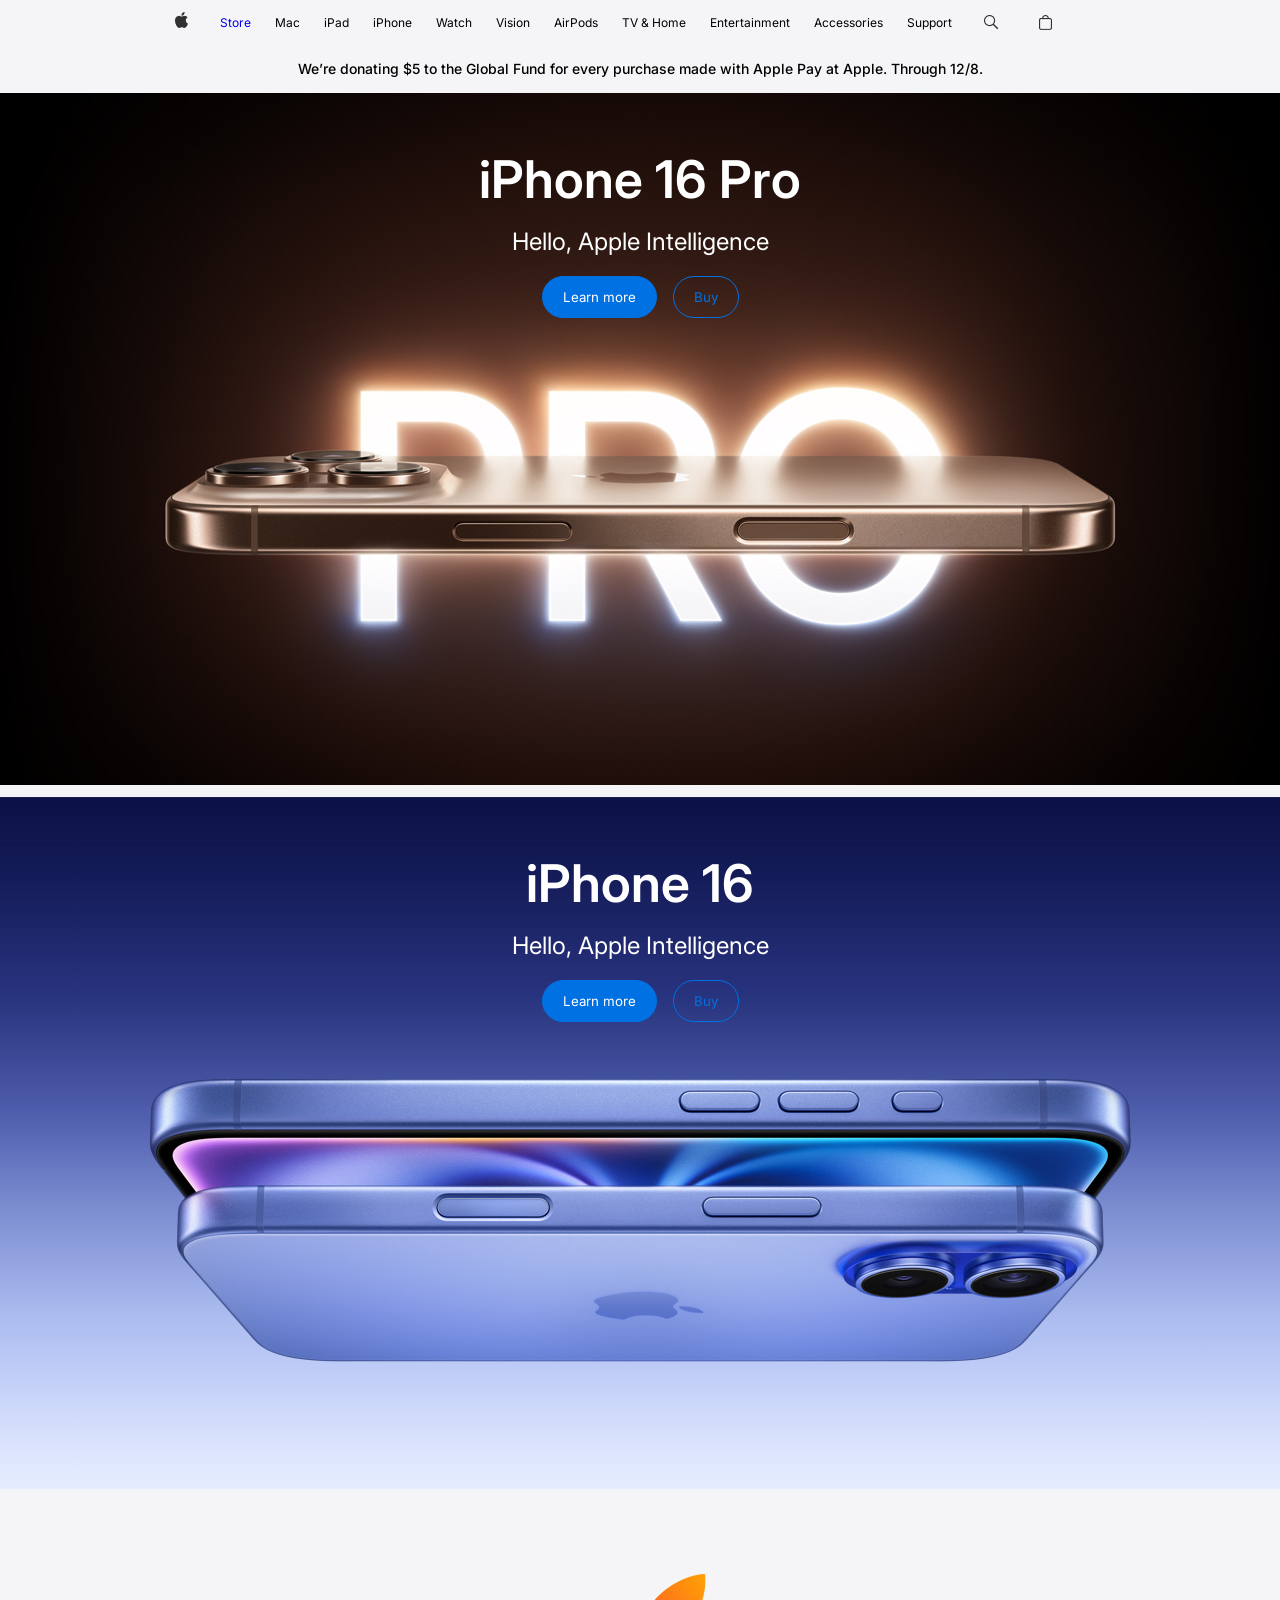
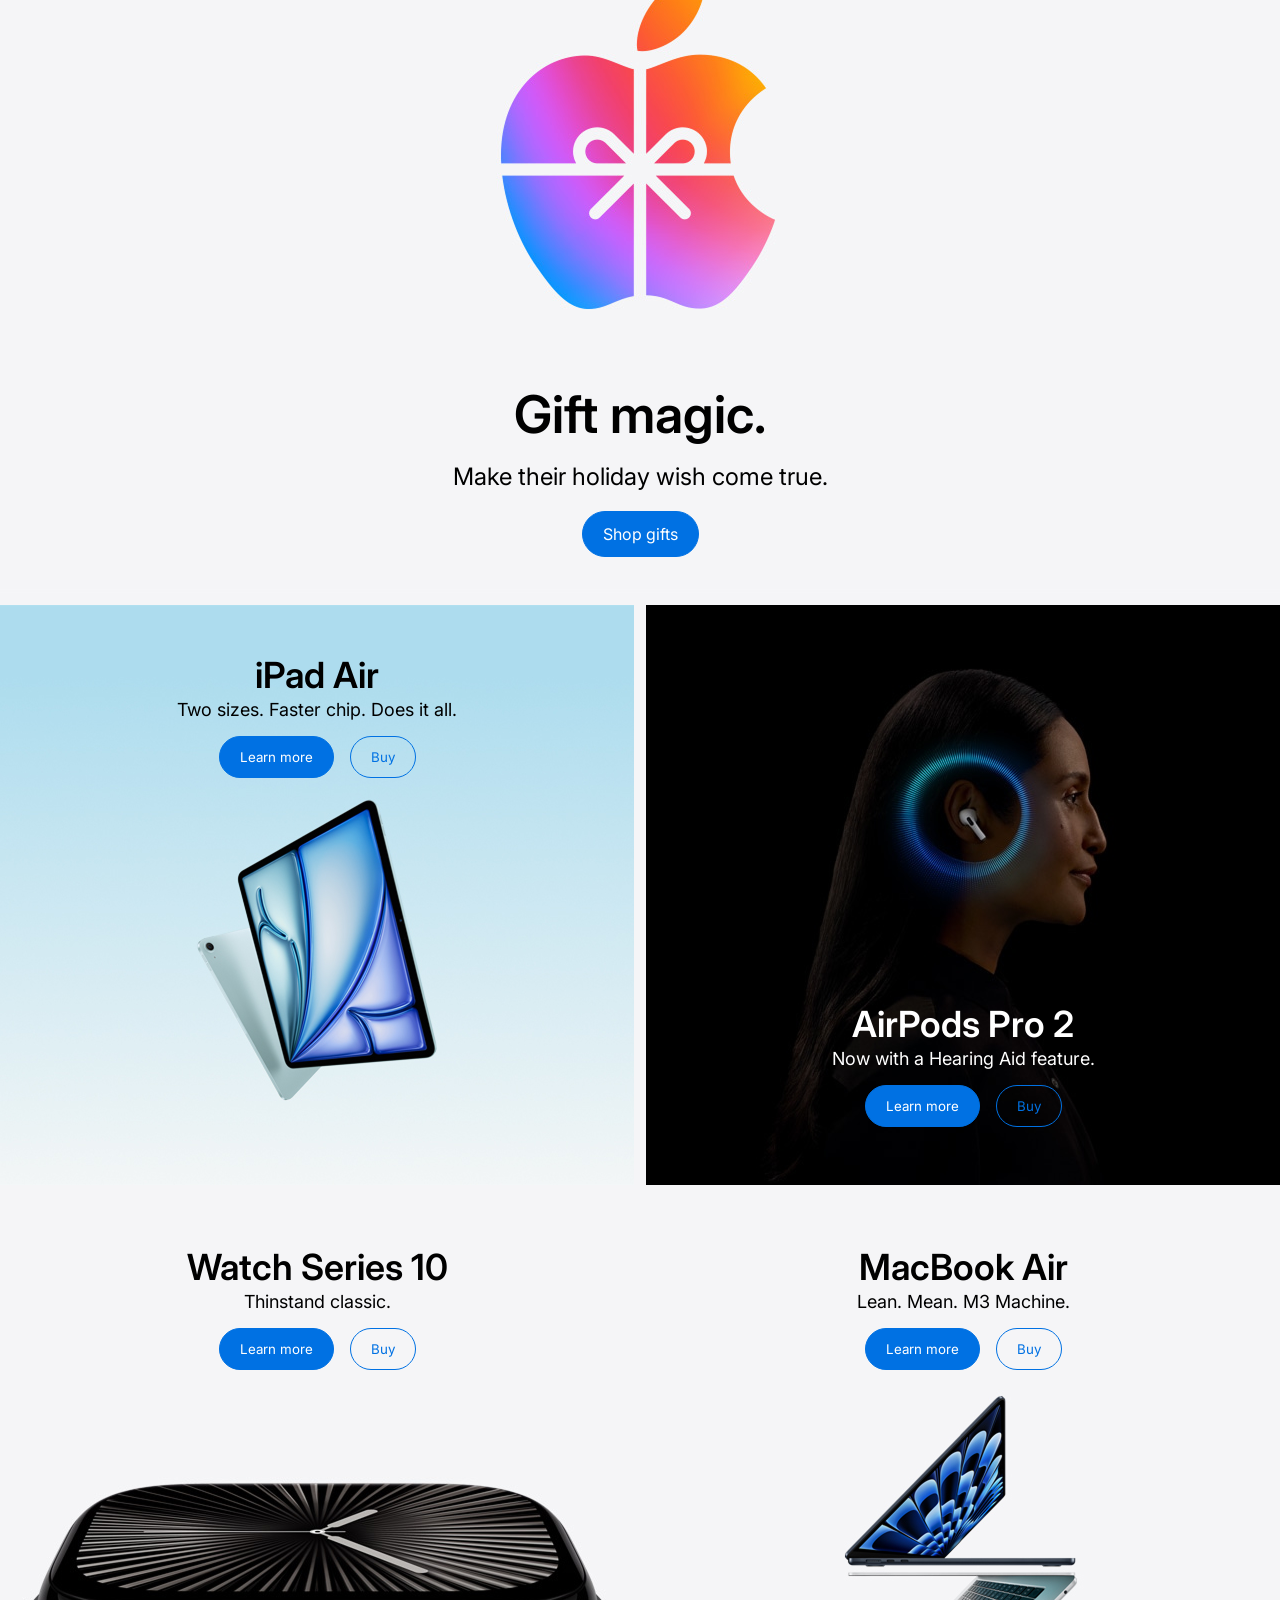
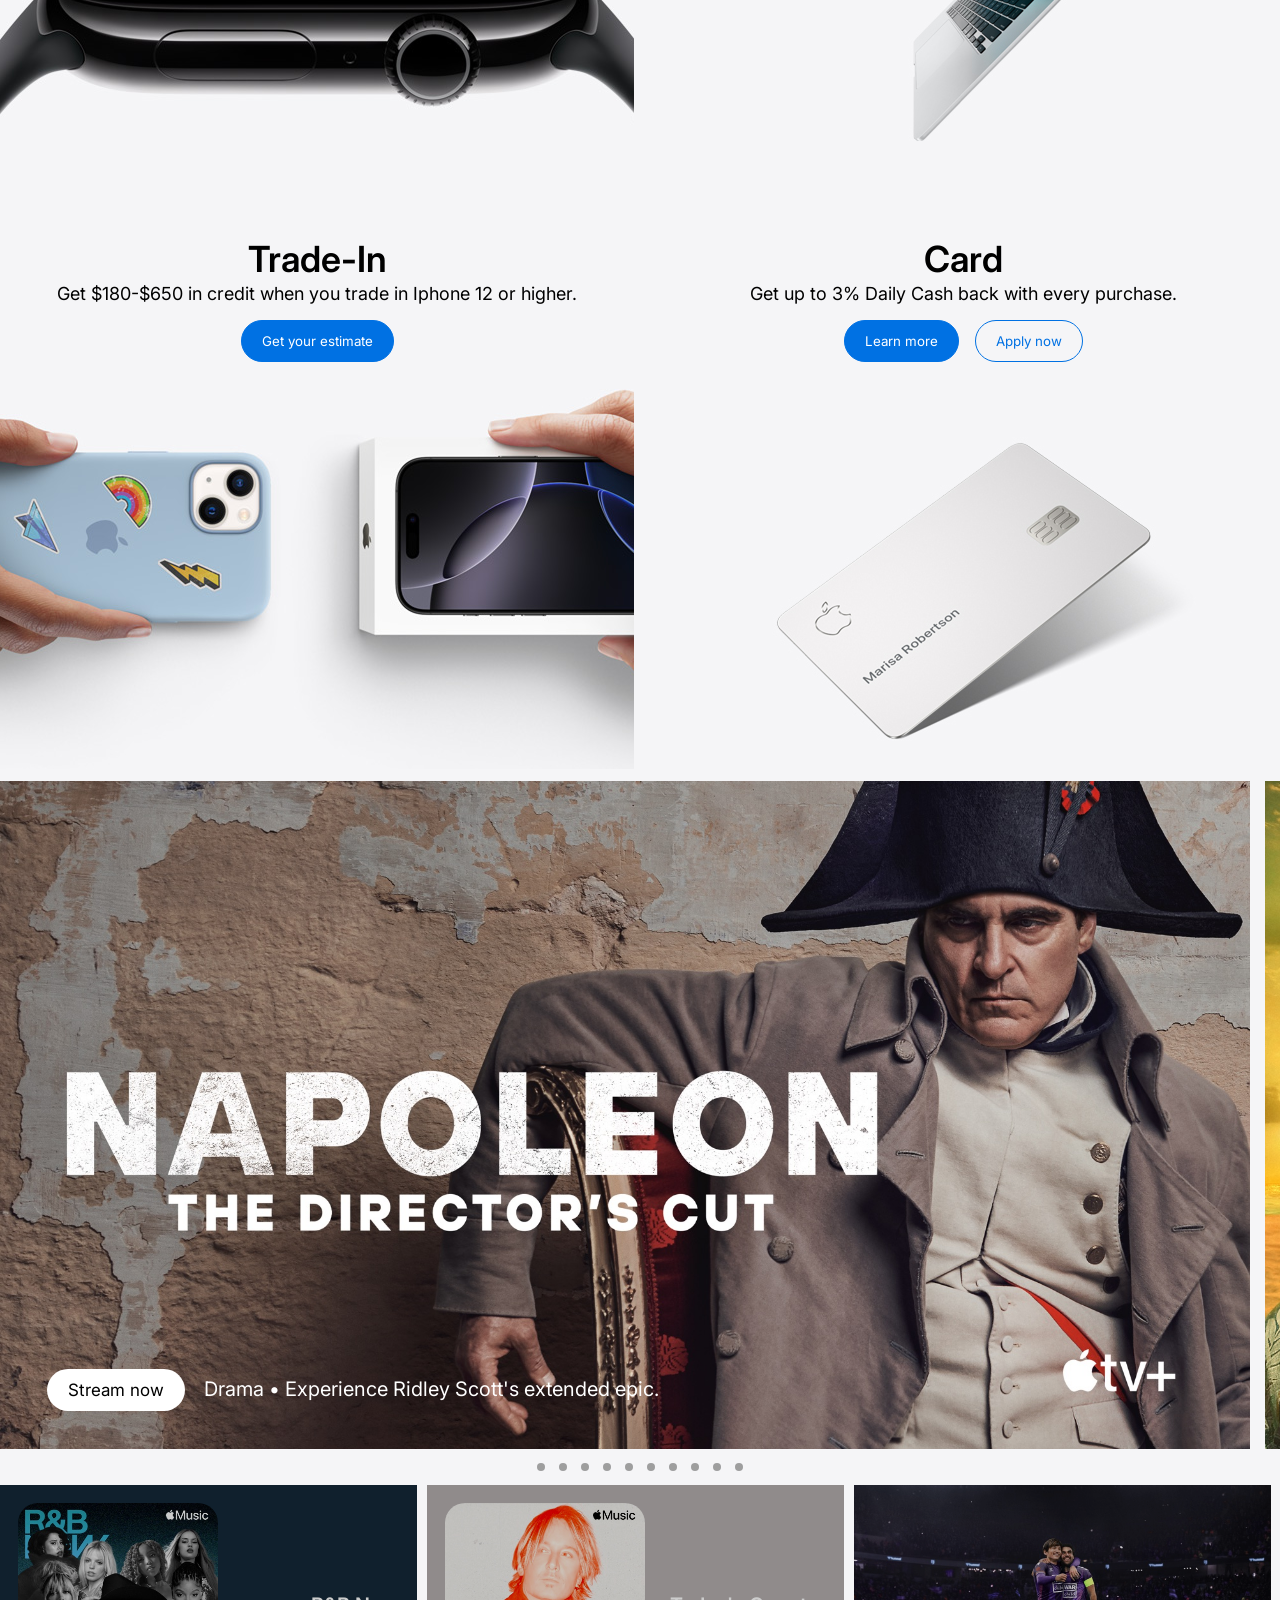
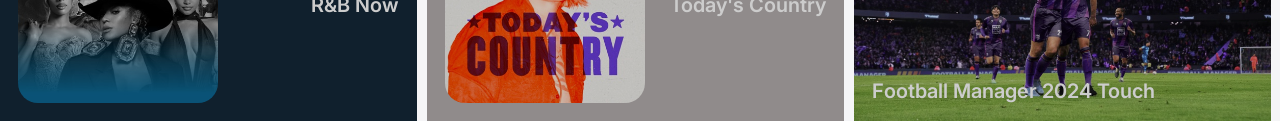
<file: index.html>
<!doctype html>
<html lang="en">
  <head>
    <meta charset="UTF-8" />
    <meta name="viewport" content="width=device-width, initial-scale=1.0" />
    <link rel="stylesheet" href="style.css" />
    <title>Document</title>
  </head>
  <body>
    <header class="header center">
      <div class="header-icon center">
        <a href="./index.html"
          ><img src="./apple-logo.png" alt="Apple Logo"
        /></a>
      </div>

      <a href="./store.html" class="header-link">Store</a>
      <span class="header-link">Mac</span>
      <span class="header-link">iPad</span>
      <span class="header-link">iPhone</span>
      <span class="header-link">Watch</span>
      <span class="header-link">Vision</span>
      <span class="header-link">AirPods</span>
      <span class="header-link">TV & Home</span>
      <span class="header-link">Entertainment</span>
      <span class="header-link">Accessories</span>
      <span class="header-link">Support</span>

      <div class="header-icons center">
        <div class="header-icon center">
          <img src="./search-icon.png" alt="Search Icon" />
        </div>

        <div class="header-icon center">
          <img src="./cart-icon.png" alt="Cart Icon" />
        </div>

        <div class="header-icon center">
          <img src="./menu-icon.png" alt="Menu Icon" class="menu-icon" />
        </div>
      </div>
    </header>
    <div class="donation-banner">
      We’re donating $5 to the Global Fund for every purchase made with
      Apple Pay at Apple. Through 12/8.
    </div>
    <div class="hero-container hero-container-iphone-16-pro align-center">
      <h2 class="hero-title">iPhone 16 Pro</h2>
      <p class="hero-subhead">Hello, Apple Intelligence</p>
      <div class="hero-buttons">
        <button class="button button-primary">Learn more</button>
        <button class="button button-secondary">Buy</button>
      </div>
    </div>
    <div class="hero-container hero-container-iphone-16 align-center">
      <h2 class="hero-title">iPhone 16</h2>
      <p class="hero-subhead">Hello, Apple Intelligence</p>
      <div class="hero-buttons">
        <button class="button button-primary">Learn more</button>
        <button class="button button-secondary">Buy</button>
      </div>
    </div>
    <div class="hero-container hero-container-gift-magic align-center">
      <h2 class="hero-title hero-title-dark">Gift magic.</h2>
      <p class="hero-subhead hero-title-dark">
        Make their holiday wish come true.
      </p>
      <div class="hero-buttons">
        <a href="./store.html" class="button button-primary">Shop gifts</a>
      </div>
    </div>
    <div class="products">
      <div class="product align-center ipad">
        <h2 class="product-title">iPad Air</h2>
        <p class="product-subtitle">Two sizes. Faster chip. Does it all.</p>
        <div class="hero-buttons">
          <button class="button button-primary">Learn more</button>
          <button class="button button-secondary">Buy</button>
        </div>
      </div>
      <div class="product align-center airpods">
        <h2 class="product-title white-title">AirPods Pro 2</h2>
        <p class="product-subtitle white-title">
          Now with a Hearing Aid feature.
        </p>
        <div class="hero-buttons">
          <button class="button button-primary">Learn more</button>
          <button class="button button-secondary">Buy</button>
        </div>
      </div>
      <div class="product align-center watch">
        <h2 class="product-title">Watch Series 10</h2>
        <p class="product-subtitle">Thinstand classic.</p>
        <div class="hero-buttons">
          <button class="button button-primary">Learn more</button>
          <button class="button button-secondary">Buy</button>
        </div>
      </div>
      <div class="product align-center macbook">
        <h2 class="product-title">MacBook Air</h2>
        <p class="product-subtitle">Lean. Mean. M3 Machine.</p>
        <div class="hero-buttons">
          <button class="button button-primary">Learn more</button>
          <button class="button button-secondary">Buy</button>
        </div>
      </div>
      <div class="product align-center trade-in">
        <h2 class="product-title">Trade-In</h2>
        <p class="product-subtitle">
          Get $180-$650 in credit when you trade in Iphone 12 or higher.
        </p>
        <div class="hero-buttons">
          <button class="button button-primary">Get your estimate</button>
        </div>
      </div>
      <div class="product align-center apple-card">
        <h2 class="product-title">Card</h2>
        <p class="product-subtitle">
          Get up to 3% Daily Cash back with every purchase.
        </p>
        <div class="hero-buttons">
          <button class="button button-primary">Learn more</button>
          <button class="button button-secondary">Apply now</button>
        </div>
      </div>
    </div>
    <div class="media align-center">
      <div
        class="slide"
        id="slide1"
        style="background-image: url(./napoleon.jpg)"
      >
        <div class="slide-info">
          <button>Stream now</button>
          <span>Drama</span>
          <span>•</span>
          <span>Experience Ridley Scott's extended epic.</span>
        </div>
      </div>
      <div
        class="slide"
        id="slide2"
        style="background-image: url(./bad-monkey.jpg)"
      >
        <div class="slide-info">
          <button>Stream now</button>
          <span>Comedy</span>
          <span>•</span>
          <span>The shady side of paradise.</span>
        </div>
      </div>
      <div
        class="slide"
        id="slide3"
        style="background-image: url(./instigators.jpg)"
      >
        <div class="slide-info">
          <button>Stream now</button>
          <span>Action</span>
          <span>•</span>
          <span>Worst. Heist. Ever.</span>
        </div>
      </div>
      <div
        class="slide"
        id="slide4"
        style="background-image: url(./k-pop-idols.jpg)"
      >
        <div class="slide-info">
          <button>Stream now</button>
          <span>Documentary</span>
          <span>•</span>
          <span>All that glitters isn't gold.</span>
        </div>
      </div>
      <div
        class="slide"
        id="slide5"
        style="background-image: url(season-pass.jpg)"
      >
        <div class="slide-info">
          <button>See the schedule</button>
          <span>Watch Messi, every club, and every match-live</span>
        </div>
      </div>
      <div
        class="slide"
        id="slide6"
        style="background-image: url(./pressumed-innocent.jpg)"
      >
        <div class="slide-info">
          <button>Stream now</button>
          <span>Crime</span>
          <span>•</span>
          <span>Presume nothing.</span>
        </div>
      </div>
      <div
        class="slide"
        id="slide7"
        style="background-image: url(./pachinko.jpg)"
      >
        <div class="slide-info">
          <button>Stream now</button>
          <span>Drama</span>
          <span>•</span>
          <span>New season.</span>
        </div>
      </div>
      <div
        class="slide"
        id="slide8"
        style="background-image: url(./baseball.jpg)"
      >
        <div class="slide-info">
          <button>See the schedule</button>
          <span>Live MLB games, every Friday.</span>
        </div>
      </div>
      <div
        class="slide"
        id="slide9"
        style="background-image: url(./lady-in-the-lake.jpg)"
      >
        <div class="slide-info">
          <button>Stream now</button>
          <span>Thriller</span>
          <span>•</span>
          <span
            >Natalie Portman and Moses Ingram star in a visionary noir
            thriller.</span
          >
        </div>
      </div>
      <div
        class="slide"
        id="slide10"
        style="background-image: url(./morning-show.jpg)"
      >
        <div class="slide-info">
          <button>Stream now</button>
          <span>Drama</span>
          <span>•</span>
          <span>6 Emmy® Nominations Including Best Drama.</span>
        </div>
      </div>
    </div>
    <div class="dots justify-center">
      <a href="#slide1" class="dot"></a>
      <a href="#slide2" class="dot"></a>
      <a href="#slide3" class="dot"></a>
      <a href="#slide4" class="dot"></a>
      <a href="#slide5" class="dot"></a>
      <a href="#slide6" class="dot"></a>
      <a href="#slide7" class="dot"></a>
      <a href="#slide8" class="dot"></a>
      <a href="#slide9" class="dot"></a>
      <a href="#slide10" class="dot"></a>
    </div>
    <div class="carousel">
      <div class="group center">
        <div class="card" style="background-color: rgb(20, 40, 56)">
          <div class="card-detail center">
            <div class="card-image-small">
              <img class="card-image" src="./1.jpg" />
            </div>
            <p class="card-title">R&B Now</p>
            <div class="card-overlay center">
              <button class="listen-now">Listen now</button>
            </div>
          </div>
        </div>
        <div class="card" style="background-color: rgb(180, 174, 174)">
          <div class="card-detail center">
            <div class="card-image-small">
              <img class="card-image" src="./2.jpg" />
            </div>
            <p class="card-title">Today's Country</p>
            <div class="card-overlay center">
              <button class="listen-now">Listen now</button>
            </div>
          </div>
        </div>
        <div class="card">
          <img src="./3.jpg" class="card-full" />
          <p class="card-caption">Football Manager 2024 Touch</p>
          <div class="card-overlay center">
            <button class="listen-now">Listen now</button>
          </div>
        </div>
        <div class="card">
          <img src="./4.jpg" class="card-full" />
          <p class="card-caption">6 Weeks to Restart Your Fitness</p>
          <div class="card-overlay center">
            <button class="listen-now">Listen now</button>
          </div>
        </div>
        <div class="card">
          <img src="./5.jpg" class="card-full" />
          <p class="card-caption">NBA 2K25 Arcade Edition</p>
          <div class="card-overlay center">
            <button class="listen-now">Listen now</button>
          </div>
        </div>
        <div class="card">
          <img src="./6.jpg" class="card-full" />
          <p class="card-caption">Strength with Kyle</p>
          <div class="card-overlay center">
            <button class="listen-now">Listen now</button>
          </div>
        </div>
        <div class="card">
          <img src="./7.jpg" class="card-full" />
          <p class="card-caption">Run your first 5K</p>
          <div class="card-overlay center">
            <button class="listen-now">Listen now</button>
          </div>
        </div>
        <div class="card" style="background-color: rgb(64, 13, 14)">
          <div class="card-detail center">
            <div class="card-image-small">
              <img class="card-image" src="./8.jpg" />
            </div>
            <p class="card-title">Today's Indie Rock</p>
            <div class="card-overlay center">
              <button class="listen-now">Listen now</button>
            </div>
          </div>
        </div>
        <div class="card">
          <img src="./9.jpg" class="card-full" />
          <p class="card-caption">Hello Kitty Island Adventure</p>
          <div class="card-overlay center">
            <button class="listen-now">Listen now</button>
          </div>
        </div>
        <div class="card" style="background-color: rgb(38, 38, 38)">
          <div class="card-detail center">
            <div class="card-image-small">
              <img class="card-image" src="./10.jpg" />
            </div>
            <p class="card-title">Gracie Abrams</p>
            <div class="card-overlay center">
              <button class="listen-now">Listen now</button>
            </div>
          </div>
        </div>
      </div>
      <div class="group center">
        <div class="card" style="background-color: rgb(20, 40, 56)">
          <div class="card-detail center">
            <div class="card-image-small">
              <img class="card-image" src="./1.jpg" />
            </div>
            <p class="card-title">R&B Now</p>
            <div class="card-overlay center">
              <button class="listen-now">Listen now</button>
            </div>
          </div>
        </div>
        <div class="card" style="background-color: rgb(180, 174, 174)">
          <div class="card-detail center">
            <div class="card-image-small">
              <img class="card-image" src="./2.jpg" />
            </div>
            <p class="card-title">Today's Country</p>
            <div class="card-overlay center">
              <button class="listen-now">Listen now</button>
            </div>
          </div>
        </div>
        <div class="card">
          <img src="./3.jpg" class="card-full" />
          <p class="card-caption">Football Manager 2024 Touch</p>
          <div class="card-overlay center">
            <button class="listen-now">Listen now</button>
          </div>
        </div>
        <div class="card">
          <img src="./4.jpg" class="card-full" />
          <p class="card-caption">6 Weeks to Restart Your Fitness</p>
          <div class="card-overlay center">
            <button class="listen-now">Listen now</button>
          </div>
        </div>
        <div class="card">
          <img src="./5.jpg" class="card-full" />
          <p class="card-caption">NBA 2K25 Arcade Edition</p>
          <div class="card-overlay center">
            <button class="listen-now">Listen now</button>
          </div>
        </div>
        <div class="card">
          <img src="./6.jpg" class="card-full" />
          <p class="card-caption">Strength with Kyle</p>
          <div class="card-overlay center">
            <button class="listen-now">Listen now</button>
          </div>
        </div>
        <div class="card">
          <img src="./7.jpg" class="card-full" />
          <p class="card-caption">Run your first 5K</p>
          <div class="card-overlay center">
            <button class="listen-now">Listen now</button>
          </div>
        </div>
        <div class="card" style="background-color: rgb(64, 13, 14)">
          <div class="card-detail center">
            <div class="card-image-small">
              <img class="card-image" src="./8.jpg" />
            </div>
            <p class="card-title">Today's Indie Rock</p>
            <div class="card-overlay center">
              <button class="listen-now">Listen now</button>
            </div>
          </div>
        </div>
        <div class="card">
          <img src="./9.jpg" class="card-full" />
          <p class="card-caption">Hello Kitty Island Adventure</p>
          <div class="card-overlay center">
            <button class="listen-now">Listen now</button>
          </div>
        </div>
        <div class="card" style="background-color: rgb(38, 38, 38)">
          <div class="card-detail center">
            <div class="card-image-small">
              <img class="card-image" src="./10.jpg" />
            </div>
            <p class="card-title">Gracie Abrams</p>
            <div class="card-overlay center">
              <button class="listen-now">Listen now</button>
            </div>
          </div>
        </div>
      </div>
    </div>
  </body>
</html>
</file>
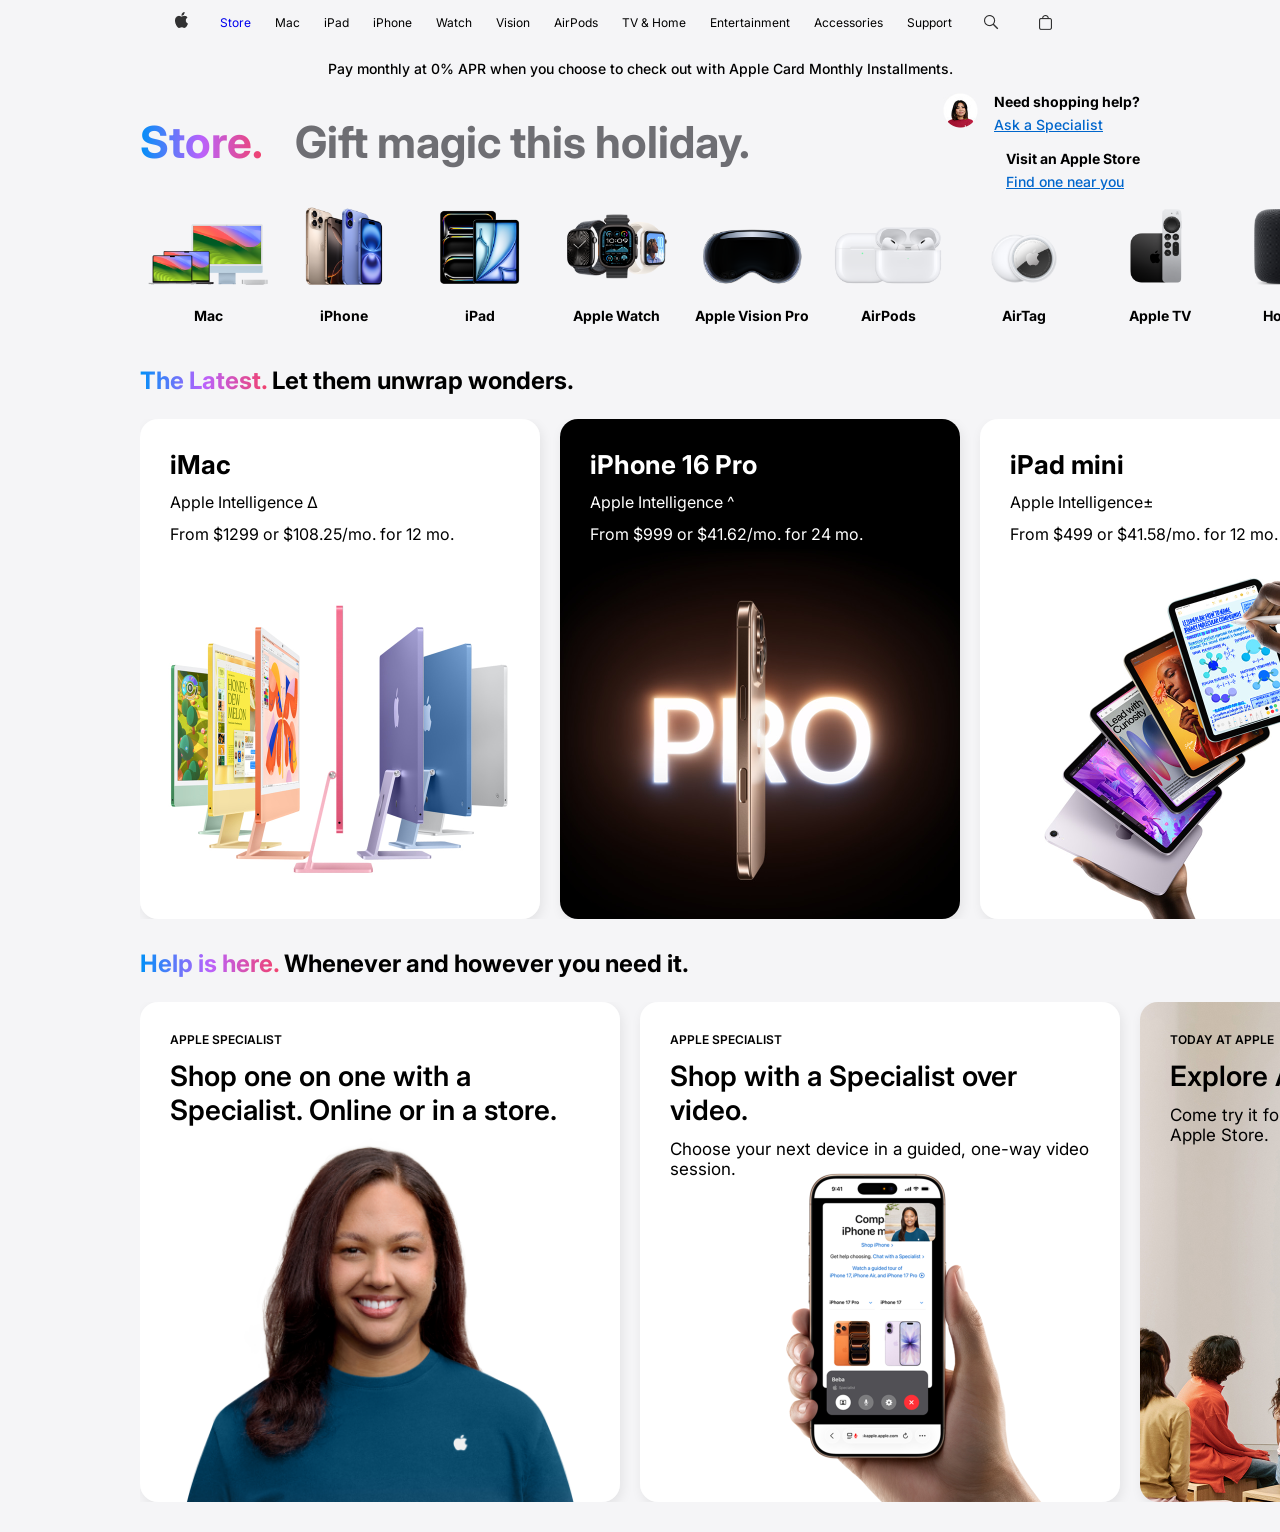
<file: store.html>
<!doctype html>
<html lang="en">
  <head>
    <meta charset="UTF-8" />
    <meta name="viewport" content="width=device-width, initial-scale=1.0" />
    <link rel="stylesheet" href="./store.css" />
    <title>Document</title>
  </head>
  <body>
    <div class="layout">
      <header class="header center">
        <div class="header-icon center">
          <a href="./index.html"
            ><img src="./apple-logo.png" alt="Apple Logo"
          /></a>
        </div>

        <a href="./store.html" class="header-link">Store</a>
        <span class="header-link">Mac</span>
        <span class="header-link">iPad</span>
        <span class="header-link">iPhone</span>
        <span class="header-link">Watch</span>
        <span class="header-link">Vision</span>
        <span class="header-link">AirPods</span>
        <span class="header-link">TV & Home</span>
        <span class="header-link">Entertainment</span>
        <span class="header-link">Accessories</span>
        <span class="header-link">Support</span>

        <div class="header-icons center">
          <div class="header-icon center">
            <img src="./search-icon.png" alt="Search Icon" />
          </div>

          <div class="header-icon center">
            <img src="./cart-icon.png" alt="Cart Icon" />
          </div>

          <div class="header-icon center">
            <img src="./menu-icon.png" alt="Menu Icon" class="menu-icon" />
          </div>
        </div>
      </header>
      <div class="donation-banner">
        Pay monthly at 0% APR when you choose to check out with Apple Card
        Monthly Installments.
      </div>
      <div class="store">
        <div class="store-header center">
          <p class="header-title rainbow">Store.</p>
          <p class="header-subtitle">Gift magic this holiday.</p>
        </div>
        <div class="store-support">
          <div class="support-title">
            <div class="support-icon">
              <img src="./store-specialist.png" alist="" />
            </div>
            <div class="support-detail">
              <p class="support-header">Need shopping help?</p>
              <a href="" class="link">Ask a Specialist</a>
            </div>
          </div>
          <div class="support-title">
            <div class="support-icon"></div>
            <div class="support-detail">
              <p class="support-header">Visit an Apple Store</p>
              <a href="" class="link">Find one near you</a>
            </div>
          </div>
        </div>
      </div>
      <div class="category">
        <div class="product">
          <img src="./2.png" alist="" class="product-img" />
          <p class="product-name">Mac</p>
        </div>
        <div class="product">
          <img src="./3.png" alist="" class="product-img" />
          <p class="product-name">iPhone</p>
        </div>
        <div class="product">
          <img src="./4.png" alist="" class="product-img" />
          <p class="product-name">iPad</p>
        </div>
        <div class="product">
          <img src="./5.png" alist="" class="product-img" />
          <p class="product-name">Apple Watch</p>
        </div>
        <div class="product">
          <img src="./6.png" alist="" class="product-img" />
          <p class="product-name">Apple Vision Pro</p>
        </div>
        <div class="product">
          <img src="./7.png" alist="" class="product-img" />
          <p class="product-name">AirPods</p>
        </div>
        <div class="product">
          <img src="./8.png" alist="" class="product-img" />
          <p class="product-name">AirTag</p>
        </div>
        <div class="product">
          <img src="./9.png" alist="" class="product-img" />
          <p class="product-name">Apple TV</p>
        </div>
        <div class="product">
          <img src="./10.png" alist="" class="product-img" />
          <p class="product-name">HomePod</p>
        </div>
        <div class="product">
          <img src="./11.png" alist="" class="product-img" />
          <p class="product-name">Accessories</p>
        </div>
        <div class="product">
          <img src="./1.png" alist="" class="product-img" />
          <p class="product-name">Apple Gift Card</p>
        </div>
      </div>
      <div class="list">
        <div class="list-header">
          <p class="list-header-title rainbow">The Latest.</p>
          <p class="list-header-subtitle">Let them unwrap wonders.</p>
        </div>
        <div class="list-card">
          <div class="card" style="background-image: url(./1.jpeg)">
            <p class="title">iMac</p>
            <p class="subtitle">Apple Intelligence ∆</p>
            <p class="subtitle">From $1299 or $108.25/mo. for 12 mo.</p>
          </div>
          <div class="card" style="background-image: url(./2.jpeg)">
            <p class="title white-text">iPhone 16 Pro</p>
            <p class="subtitle white-text">Apple Intelligence ^</p>
            <p class="subtitle white-text">
              From $999 or $41.62/mo. for 24 mo.
            </p>
          </div>
          <div class="card" style="background-image: url(./3.jpeg)">
            <p class="title">iPad mini</p>
            <p class="subtitle">Apple Intelligence±</p>
            <p class="subtitle">From $499 or $41.58/mo. for 12 mo.</p>
          </div>
          <div class="card" style="background-image: url(./4.jpeg)">
            <p class="title">Apple Watch Series 10</p>
            <p class="subtitle">Thinstant classic.</p>
            <p class="subtitle">From $399 or $33.25/mo. for 12 mo.</p>
          </div>
          <div class="card" style="background-image: url(./5.jpeg)">
            <p class="title">AirPods 4</p>
            <p class="subtitle">Iconic. Now supersonic.</p>
            <p class="subtitle">
              Starting at $129 with Active Noise Cancellation $179
            </p>
          </div>
          <div class="card" style="background-image: url(./6.jpeg)">
            <p class="title white-text">iPhone 16</p>
            <p class="subtitle white-text">Apple Intelligence ∆</p>
            <p class="subtitle white-text">
              From $799 or $33.29/mo. for 24 mo.
            </p>
          </div>
          <div class="card" style="background-image: url(./7.jpeg)">
            <p class="title white-text">Apple Watch Ulistra 2</p>
            <p class="subtitle white-text">New finish. Never quit.</p>
            <p class="subtitle white-text">
              From $799 or $66.58/mo. for 12 mo.
            </p>
          </div>
          <div class="card" style="background-image: url(./8.jpeg)">
            <p class="title">Apple Vision Pro</p>
            <p class="subtitle">Welcome to the era of spatial computing.</p>
            <p class="subtitle">From $3499</p>
          </div>
          <div class="card" style="background-image: url(./9.jpeg)">
            <p class="title">MacBook Air</p>
            <p class="subtitle">Designed to go places.</p>
            <p class="subtitle">From $999 or $83.25/mo. for 12 mo.</p>
          </div>
          <div class="card" style="background-image: url(./10.jpeg)">
            <p class="title white-text">iPad Pro</p>
            <p class="subtitle white-text">Apple Intelligence±</p>
            <p class="subtitle white-text">
              From $999 or $83.25/mo. for 12 mo.
            </p>
          </div>
          <div class="card" style="background-image: url(./11.jpeg)">
            <p class="title">iPad Air</p>
            <p class="subtitle">Apple Intelligence±</p>
            <p class="subtitle">From $599 or $49.91/mo. for 12 mo.</p>
          </div>
        </div>
      </div>
      <div class="list">
        <div class="list-header">
          <p class="list-header-title rainbow">Help is here.</p>
          <p class="list-header-subtitle">Whenever and however you need it.</p>
        </div>
        <div class="card-list">
          <div class="help-card" style="background-image: url(./1-1.jpg)">
            <p class="help-header">APPLE SPECIALIST</p>
            <p class="help-title">
              Shop one on one with a Specialist. Online or in a store.
            </p>
            <p class="help-subtitle"></p>
          </div>
          <div class="help-card" style="background-image: url(./1-2.jpg)">
            <p class="help-header">APPLE SPECIALIST</p>
            <p class="help-title">Shop with a Specialist over video.</p>
            <p class="help-subtitle">
              Choose your next device in a guided, one-way video session.
            </p>
          </div>
          <div class="help-card" style="background-image: url(./1-3.jpg)">
            <p class="help-header">TODAY AT APPLE</p>
            <p class="help-title">Explore Apple Intelligence</p>
            <p class="help-subtitle">
              Come try it for yourself in a free session at the Apple Store.
            </p>
          </div>
          <div class="help-card" style="background-image: url(./1-4.jpg)">
            <p class="help-header">TODAY AT APPLE</p>
            <p class="help-title">Join free sessions at your Apple Store.</p>
            <p class="help-subtitle">
              Learn about the lates features and how to go further with your
              Apple devices.
            </p>
          </div>
          <div class="help-card" style="background-image: url(./1-5.jpg)">
            <p class="help-header">PERSONAL SETUP</p>
            <p class="help-title">
              Set up your new device with help from a Specialist.
            </p>
            <p class="help-subtitle">
              Set up your new device with help from a Specialist.
            </p>
          </div>
        </div>
      </div>
    </div>
  </body>
</html>
</file>
<file: style.css>
@import url("https://fonts.googleapis.com/css2?family=Inter:ital,opsz,wght@0,14..32,100..900;1,14..32,100..900&display=swap");

* {
  box-sizing: border-box;
  margin: 0;
  padding: 0;
  font-family: "Inter", serif;
}
body {
  overflow-x: hidden;
  background-color: #f5f5f7;
}
.center {
  display: flex;
  align-items: center;
  justify-content: center;
}
.align-center {
  display: flex;
  align-items: center;
}
.justify-center {
  display: flex;
  justify-content: center;
}
.header {
  top: 0;
  z-index: 10;
  height: 44px;
  position: fixed;
  inset-inline: 0;
  column-gap: 24px;
  background-color: #f5f5f7;
}

.header-link {
  font-size: 12px;
  font-weight: 400;
  white-space: nowrap;
  text-decoration: none;
}

.header-icons {
  column-gap: 24px;
}

.header-icon {
  width: 30px;
}

.menu-icon {
  display: none;
}
.donation-banner {
  font-size: 14px;
  margin-top: 44px;
  color: black;
  font-weight: 500;
  padding: 16px 31px;
  text-align: center;
}
.hero-container {
  width: 100vw;
  height: 692px;
  text-align: center;
  margin-bottom: 12px;
  flex-direction: column;
  background-size: cover;
  padding-block: 55px 36px;
  background-position: center;
  background-repeat: no-repeat;
}

.hero-container-iphone-16-pro {
  background-image: url("./iphone16pro.png");
}

.hero-container-iphone-16 {
  background-image: url("./iphone16.png");
}

.hero-container-gift-magic {
  justify-content: flex-end;
  background-image: url("./giftmagic.png");
}

.hero-title {
  font-size: 52px;
  color: white;
  font-weight: 600;
}
.hero-subhead {
  font-size: 24px;
  color: white;
  font-weight: 400;
  margin-block: 16px 20px;
}

.hero-title-dark {
  color: black;
}

.hero-buttons,
.product-buttons {
  display: flex;
  column-gap: 16px;
}

.button {
  cursor: pointer;
  padding: 12px 20px;
  border-radius: 999px;
  text-decoration: none;
  border: solid #0071e3 1px;
}

.button-primary {
  color: #fff;
  background-color: #0071e3;
}

.button-secondary {
  color: #0071e3;
  border: solid #0071e3 1px;
  background-color: transparent;
}
.products {
  gap: 12px;
  display: grid;
  margin-bottom: 12px;
  grid-auto-rows: 580px;
  grid-template-columns: repeat(2, 1fr);
}
.product {
  flex-direction: column;
  padding: 48px 0 58px;
  background-position: center;
  background-repeat: no-repeat;
  background-size: cover;
}
.ipad {
  background-image: url(./ipad.png);
}
.airpods {
  background-image: url(./airpods.png);
  justify-content: end;
}
.watch {
  background-image: url(./watch.png);
}
.macbook {
  background-image: url(./macbook.png);
}
.trade-in {
  background-image: url(./tradein.png);
}
.apple-card {
  background-image: url(./card.png);
}
.product-title {
  font-size: 36px;
  font-weight: 600;
}
.product-subtitle {
  font-size: 18px;
  padding: 2px 0 16px;
}
.white-title {
  color: white;
}
.text {
  background: linear-gradient(
    90.43deg,
    #0090f7 0%,
    #ba62fc 33.33%,
    #f2416b 66.67%,
    #f55600 100%
  );
  background-clip: text;
  -webkit-text-fill-color: transparent;
}
.media {
  width: 100vw;
  display: flex;
  column-gap: 15px;
  overflow-x: scroll;
  align-items: center;
  scrollbar-width: none;
  scroll-behavior: smooth;
  scroll-snap-type: x mandatory;
}
.slide {
  height: 668px;
  width: 1250px;
  color: white;
  flex-shrink: 0;
  font-size: 20px;
  position: relative;
  scroll-snap-align: center;
  background-size: cover;
  background-position: center;
  background-repeat: no-repeat;
}
.slide-info {
  left: 47px;
  bottom: 38px;
  position: absolute;
}
.slide-info button {
  border-radius: 99px;
  font-size: 17px;
  cursor: pointer;
  margin-right: 14px;
  padding: 11px 21px;
  background-color: white;
  border: none;
}
.dots {
  margin: 14px 0;
}
.dot {
  width: 8px;
  height: 8px;
  opacity: 0.75;
  margin-inline: 7px;
  border-radius: 50%;
  background-color: grey;
  display: block;
}
.carousel {
  display: flex;
  overflow-x: auto;
}
.carousel::-webkit-scrollbar {
  display: none;
}
.group {
  gap: 10px;
  animation: spin 20s infinite linear;
  padding-right: 10px;
}
.card {
  width: 417px;
  height: 236px;
  position: relative;
}
.card-detail {
  justify-content: space-between;
  padding: 18px;
}
.card-image {
  width: 200px;
  height: 200px;
  border-radius: 20px;
}
.card-title {
  color: white;
  font-weight: 600;
  font-size: 20px;
}
.card-caption {
  color: white;
  font-size: 20px;
  font-weight: 600;
  position: absolute;
  left: 18px;
  bottom: 18px;
}
.card-full {
  width: 100%;
  height: 100%;
  display: block;
}

@keyframes spin {
  from {
    translate: 0;
  }
  to {
    translate: -100%;
  }
}
.carousel:hover .card {
  filter: grayscale(100%);
}
.carousel:hover .card:hover {
  filter: grayscale(0%);
}

.card-overlay {
  inset: 0;
  position: absolute;
  background-color: rgba(0, 0, 0, 0.2);
}
.listen-now {
  border: none;
  margin-top: 20px;
  padding: 7px 15px;
  border-radius: 999px;
  background-color: white;
  position: absolute;
  display: none;
}
.carousel:hover .group {
  animation-play-state: paused;
}
.card-overlay:hover .listen-now {
  display: block;
}
@media (max-width: 1279px) {
  .header {
    height: 48px;
    justify-content: space-between;
  }

  .header-link {
    display: none;
  }

  .header-icons {
    column-gap: 0;
  }

  .header-icon {
    width: 48px;
  }

  .menu-icon {
    display: block;
  }

  .donation-banner {
    margin-top: 48px;
    padding-block: 12px;
  }

  .hero-container {
    height: 650px;
    padding-top: 50px;
  }

  .hero-container-iphone-16-pro {
    background-image: url("./iphone16pro-tablet.jpg");
  }

  .hero-container-iphone-16 {
    background-image: url("./iphone16-tablet.png");
  }

  .hero-title {
    font-size: 42px;
  }

  .hero-subhead {
    margin-block: 4px 16px;
  }
  .products {
    gap: 12px;
    display: grid;
    margin-bottom: 12px;
    grid-auto-rows: 580px;
    grid-template-columns: repeat(2, 1fr);
  }

  .product {
    display: flex;
    text-align: center;
    align-items: center;
    padding-block: 53px;
    flex-direction: column;
    padding-block: 48px 58px;
  }
  .product-title {
    font-size: 36px;
    font-weight: 600;
  }
  .product-subtitle {
    font-size: 18px;
    padding-block: 2px 16px;
  }
}
@media (max-width: 768px) {
  .products {
    grid-auto-rows: 490px;
  }

  .product {
    padding-block: 42px;
  }

  .product-title {
    font-size: 30px;
    font-weight: 700;
  }

  .product-subtitle {
    font-size: 18px;
  }

  .slide {
    width: 689px;
    height: 368px;
  }
}

@media (max-width: 480px) {
  .hero-container {
    height: 500px;
  }

 .hero-container-iphone-16-pro {
    background-image: url("./iphone16pro-mobile.png");
        justify-content: flex-end;
  }

  .hero-container-iphone-16 {
    background-image: url("./iphone16-mobile.png");
  }


  .hero-title {
    font-size: 30px;
    font-weight: 700;
  }

  .hero-buttons  {
    column-gap: 12px;
  }

  .button {
    padding: 8px 16px;
  }

  .products {
    grid-template-columns: 1fr;
  }

  .product {
    padding-block: 46px;
  }

  .slide {
    width: 274px;
    height: 495px;
  }
}
</file>
<file: store.css>
@import url("https://fonts.googleapis.com/css2?family=Inter:ital,opsz,wght@0,14..32,100..900;1,14..32,100..900&display=swap");

* {
  box-sizing: border-box;
  margin: 0;
  padding: 0;
  font-family: "Inter", serif;
}
body {
  overflow-x: hidden;
  background-color: #f5f5f7;
  padding: 0 140px;
}
.center {
  display: flex;
  align-items: center;
  justify-content: center;
}
.align-center {
  display: flex;
  align-items: center;
}
.justify-center {
  display: flex;
  justify-content: center;
}
.header {
  top: 0;
  z-index: 10;
  height: 44px;
  position: fixed;
  inset-inline: 0;
  column-gap: 24px;
  background-color: #f5f5f7;
}

.header-link {
  font-size: 12px;
  font-weight: 400;
  white-space: nowrap;
  text-decoration: none;
}

.header-icons {
  column-gap: 24px;
}

.header-icon {
  width: 30px;
}

.menu-icon {
  display: none;
}
.donation-banner {
  font-size: 14px;
  margin-top: 44px;
  color: black;
  font-weight: 500;
  padding: 16px 31px;
  text-align: center;
}
.store {
  display: flex;
  justify-content: space-between;
}
.store-header {
  column-gap: 32px;
}
.rainbow {
  color: transparent;
  background: linear-gradient(90deg, #0090f7 0%, #ba62fc 50%, #f2416b 100%);
  -webkit-background-clip: text;
  background-clip: text;
}
.header-title {
  font-size: 44px;
  font-weight: 700;
}
.header-subtitle {
  font-size: 44px;
  font-weight: 700;
  color: #6e6e73;
}
.store-support {
  display: flex;
  row-gap: 16px;
  flex-direction: column;
}
.support-title {
  display: flex;
  column-gap: 16px;
  justify-content: space-between;
}
.support-icon {
  width: 35px;
  height: 35px;
}
.support-header {
  font-size: 14px;
  font-weight: 700;
  margin-bottom: 4px;
}
.link {
  font-size: 14px;
  font-weight: 500;
  color: #0066cc;
}
.category {
  display: flex;
  justify-content: space-between;
}
.product {
  width: 136px;
  height: 145px;
  padding: 16px 8px;
}
.product-img {
  width: 120px;
  height: 78px;
}
.product-name {
  font-size: 14px;
  font-weight: 700;
  padding-top: 18px;
  text-align: center;
}
.list-header {
  display: flex;
  column-gap: 4px;
  align-items: center;
  margin-bottom: 24px;
}
.list-header-title {
  font-size: 24px;
  font-weight: 700;
}
.list-header-subtitle {
  font-size: 24px;
  font-weight: 700;
}
.card {
  width: 400px;
  height: 500px;
  padding: 30px;
  display: flex;
  flex-shrink: 0;
  cursor: pointer;
  row-gap: 12px;
  border-radius: 18px;
  flex-direction: column;
  scroll-snap-align: start;
  box-shadow: rgba(0, 0, 0, 0.08) 2px 4px 12px 0px;
  background-position: center;
  background-repeat: no-repeat;
  background-size: cover;
}
.title {
  font-size: 26px;
  font-weight: 700;
}
.white-text {
  color: white;
}
.list-card {
  width: 100vw;
  display: flex;
  column-gap: 20px;
  overflow-x: scroll;
  scroll-snap-type: x mandatory;
  padding-right: 280px;
}
.list-card::-webkit-scrollbar {
  display: none;
}
.list {
  margin: 30px 0;
}
.help-card {
  width: 480px;
  height: 500px;
  padding: 30px;
  display: flex;
  flex-shrink: 0;
  cursor: pointer;
  row-gap: 12px;
  border-radius: 18px;
  flex-direction: column;
  scroll-snap-align: start;
  box-shadow: rgba(0, 0, 0, 0.08) 2px 4px 12px 0px;
  background-position: center;
  background-repeat: no-repeat;
  background-size: cover;
}
.card-list {
  width: 100vw;
  display: flex;
  column-gap: 20px;
  overflow-x: scroll;
  scroll-snap-type: x mandatory;
  padding-right: 280px;
}
.help-header {
  font-size: 12px;
  font-weight: 600;
}
.help-title {
  font-size: 28px;
  font-weight: 600;
}
.help-subtitle {
  font-size: 17px;
  font-weight: 400;
}
.card-list::-webkit-scrollbar {
  display: none;
}
</file>
